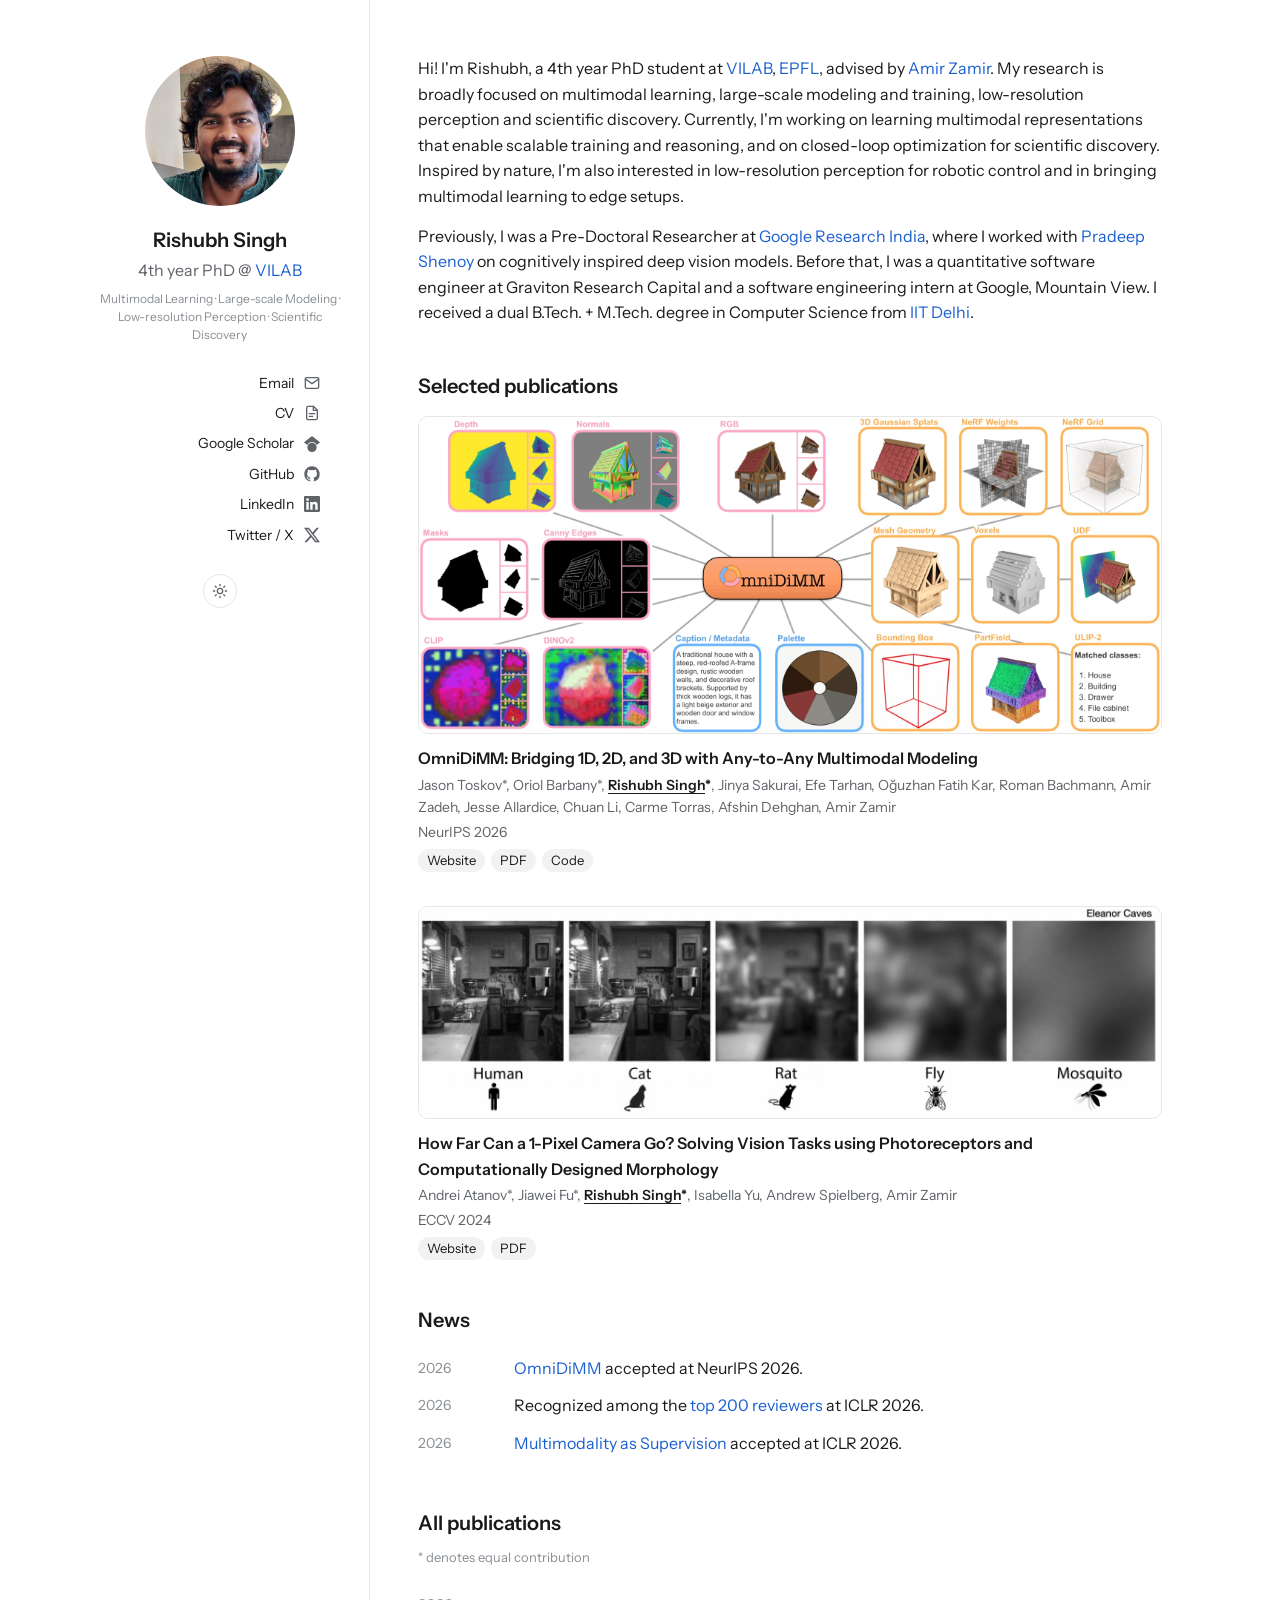
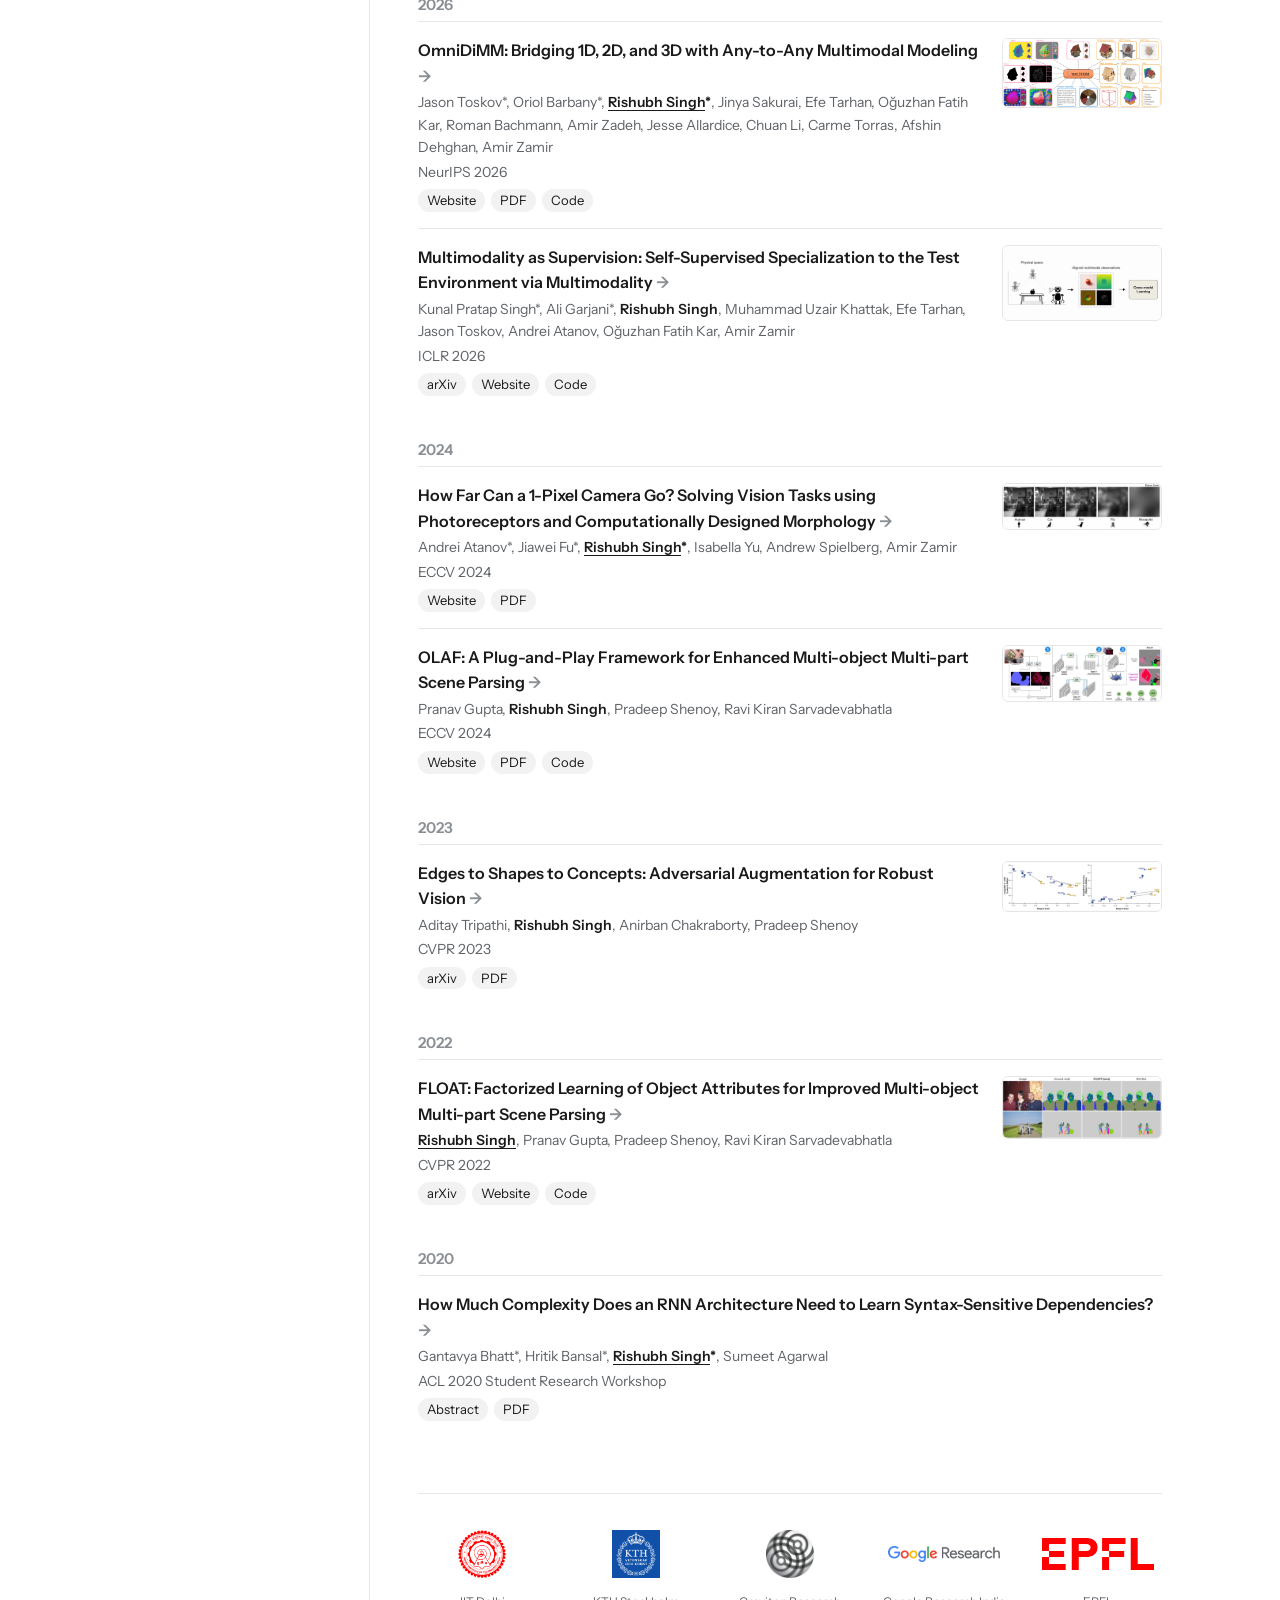
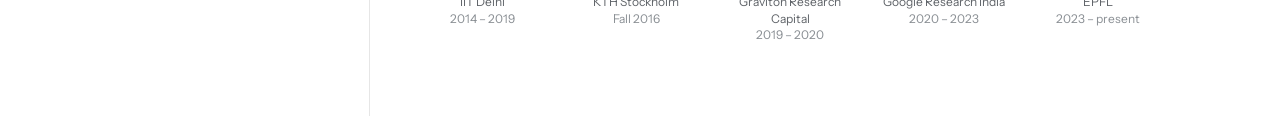
<file: index.html>
<!doctype html>
<html lang="en">
<head>
  <meta charset="utf-8">
  <meta name="viewport" content="width=device-width, initial-scale=1">
  <meta name="description" content="Rishubh Singh, PhD student at VILAB, EPFL. Multimodal learning, large-scale modeling, low-resolution perception and scientific discovery.">
  <meta name="author" content="Rishubh Singh">
  <title>Rishubh Singh</title>

  <link rel="apple-touch-icon" sizes="180x180" href="images/favicon_io/apple-touch-icon.png">
  <link rel="icon" type="image/png" sizes="32x32" href="images/favicon_io/favicon-32x32.png">
  <link rel="icon" type="image/png" sizes="16x16" href="images/favicon_io/favicon-16x16.png">

  <!-- Apply saved theme before paint (otherwise follows the OS setting) -->
  <script>
    try { var t = localStorage.getItem("theme"); if (t === "light" || t === "dark") document.documentElement.setAttribute("data-theme", t); } catch (e) {}
  </script>

  <link rel="preconnect" href="https://fonts.googleapis.com">
  <link rel="preconnect" href="https://fonts.gstatic.com" crossorigin>
  <link href="https://fonts.googleapis.com/css2?family=Instrument+Sans:wght@400;500;600&display=swap" rel="stylesheet">
  <link rel="stylesheet" href="assets/site.css">
</head>
<body>
<div class="layout">

  <!-- ================= Sidebar ================= -->
  <aside class="sidebar">
    <div class="sidebar-inner">
      <img src="images/profile.jpg" alt="Rishubh Singh" class="profile-photo">
      <h2 class="profile-name">Rishubh Singh</h2>
      <p class="profile-role">4th year PhD @ <a href="https://vilab.epfl.ch/" target="_blank" rel="noopener">VILAB</a></p>
      <p class="profile-tags">Multimodal Learning · Large-scale Modeling · Low-resolution Perception · Scientific Discovery</p>

      <nav class="sidebar-links">
        <a class="sidebar-link" href="mailto:rishubh.singh@epfl.ch">Email
          <svg viewBox="0 0 24 24" fill="none" stroke="currentColor" stroke-width="2" stroke-linecap="round" stroke-linejoin="round"><path d="M4 4h16c1.1 0 2 .9 2 2v12c0 1.1-.9 2-2 2H4c-1.1 0-2-.9-2-2V6c0-1.1.9-2 2-2z"/><polyline points="22,6 12,13 2,6"/></svg>
        </a>
        <a class="sidebar-link" href="assets/Rishubh_Singh_CV.pdf" target="_blank" rel="noopener">CV
          <svg viewBox="0 0 24 24" fill="none" stroke="currentColor" stroke-width="2" stroke-linecap="round" stroke-linejoin="round"><path d="M14 2H6a2 2 0 0 0-2 2v16a2 2 0 0 0 2 2h12a2 2 0 0 0 2-2V8z"/><polyline points="14 2 14 8 20 8"/><line x1="8" y1="13" x2="16" y2="13"/><line x1="8" y1="17" x2="13" y2="17"/></svg>
        </a>
        <a class="sidebar-link" href="https://scholar.google.com/citations?user=HXdEK8gAAAAJ&amp;hl=en" target="_blank" rel="noopener">Google Scholar
          <svg viewBox="0 0 24 24" fill="currentColor"><path d="M12 24a7 7 0 1 1 0-14 7 7 0 0 1 0 14zm0-24L0 9.5l4.838 3.94A8 8 0 0 1 12 9a8 8 0 0 1 7.162 4.44L24 9.5z"/></svg>
        </a>
        <a class="sidebar-link" href="https://github.com/rishubhsingh" target="_blank" rel="noopener">GitHub
          <svg viewBox="0 0 24 24" fill="currentColor"><path d="M12 .5C5.65.5.5 5.65.5 12a11.5 11.5 0 0 0 7.86 10.92c.58.1.79-.25.79-.56v-2c-3.2.7-3.87-1.37-3.87-1.37-.53-1.33-1.28-1.69-1.28-1.69-1.05-.72.08-.7.08-.7 1.16.08 1.77 1.19 1.77 1.19 1.03 1.77 2.7 1.26 3.36.96.1-.75.4-1.26.73-1.55-2.55-.29-5.24-1.28-5.24-5.68 0-1.26.45-2.28 1.19-3.09-.12-.29-.52-1.46.11-3.05 0 0 .97-.31 3.17 1.18a11 11 0 0 1 5.77 0c2.2-1.49 3.17-1.18 3.17-1.18.63 1.59.23 2.76.11 3.05.74.81 1.19 1.83 1.19 3.09 0 4.41-2.69 5.38-5.26 5.67.41.36.78 1.06.78 2.14v3.17c0 .31.21.67.8.56A11.5 11.5 0 0 0 23.5 12C23.5 5.65 18.35.5 12 .5z"/></svg>
        </a>
        <a class="sidebar-link" href="https://www.linkedin.com/in/rishubh-singh-a95696aa/" target="_blank" rel="noopener">LinkedIn
          <svg viewBox="0 0 24 24" fill="currentColor"><path d="M20.45 20.45h-3.56v-5.57c0-1.33-.02-3.04-1.85-3.04-1.86 0-2.14 1.45-2.14 2.94v5.67H9.35V9h3.41v1.56h.05c.48-.9 1.64-1.85 3.37-1.85 3.6 0 4.27 2.37 4.27 5.46v6.28zM5.34 7.43a2.06 2.06 0 1 1 0-4.13 2.06 2.06 0 0 1 0 4.13zM7.12 20.45H3.56V9h3.56v11.45zM22.22 0H1.77C.79 0 0 .77 0 1.73v20.54C0 23.23.79 24 1.77 24h20.45c.98 0 1.78-.77 1.78-1.73V1.73C24 .77 23.2 0 22.22 0z"/></svg>
        </a>
        <a class="sidebar-link" href="https://twitter.com/rishubhsingh135" target="_blank" rel="noopener">Twitter / X
          <svg viewBox="0 0 24 24" fill="currentColor"><path d="M18.9 1.15h3.68l-8.04 9.19L24 22.85h-7.4l-5.8-7.58-6.63 7.58H.48l8.6-9.83L0 1.15h7.59l5.24 6.93 6.07-6.93zm-1.29 19.5h2.04L6.48 3.24H4.3l13.31 17.41z"/></svg>
        </a>
      </nav>

      <button class="theme-toggle" id="theme-toggle" type="button" aria-label="Toggle light/dark theme">
        <svg viewBox="0 0 24 24" fill="none" stroke="currentColor" stroke-width="2" stroke-linecap="round" stroke-linejoin="round"><circle cx="12" cy="12" r="4"/><path d="M12 2v2M12 20v2M4.93 4.93l1.41 1.41M17.66 17.66l1.41 1.41M2 12h2M20 12h2M4.93 19.07l1.41-1.41M17.66 6.34l1.41-1.41"/></svg>
      </button>
    </div>
  </aside>

  <!-- ================= Main ================= -->
  <main class="main">
    <div class="content">

      <!-- ---------- Bio ---------- -->
      <section class="bio">
        <p>
          Hi! I'm Rishubh, a 4th year PhD student at <a href="https://vilab.epfl.ch/" target="_blank" rel="noopener">VILAB</a>,
          <a href="https://www.epfl.ch/en/" target="_blank" rel="noopener">EPFL</a>, advised by
          <a href="https://amirzamir.com/" target="_blank" rel="noopener">Amir Zamir</a>.
          My research is broadly focused on multimodal learning, large-scale modeling and training, low-resolution perception
          and scientific discovery. Currently, I'm working on learning multimodal representations that enable scalable training
          and reasoning, and on closed-loop optimization for scientific discovery. Inspired by nature, I'm also interested in
          low-resolution perception for robotic control and in bringing multimodal learning to edge setups.
        </p>
        <p>
          Previously, I was a Pre-Doctoral Researcher at
          <a href="https://research.google/teams/india-research-lab/" target="_blank" rel="noopener">Google Research India</a>,
          where I worked with <a href="https://sites.google.com/site/pshenoyuw/" target="_blank" rel="noopener">Pradeep Shenoy</a>
          on cognitively inspired deep vision models. Before that, I was a quantitative software engineer at Graviton Research Capital
          and a software engineering intern at Google, Mountain View. I received a dual B.Tech. + M.Tech. degree in Computer Science
          from <a href="https://home.iitd.ac.in/" target="_blank" rel="noopener">IIT Delhi</a>.
        </p>
      </section>

      <!-- ---------- Selected publications (Zamir-style teasers) ---------- -->
      <h2 class="section">Selected publications</h2>

      <article class="feature">
        <a class="feature-media" href="https://omnidimm.epfl.ch/" target="_blank" rel="noopener">
          <img src="images/papers/omnidimm_pull.jpg" alt="OmniDiMM: one model connecting 2D, 3D and 1D modalities such as depth, normals, RGB, Gaussian splats, NeRFs, meshes, voxels, captions and CLIP features">
        </a>
        <div class="pub-body">
          <a class="feature-title" href="https://omnidimm.epfl.ch/" target="_blank" rel="noopener">OmniDiMM: Bridging 1D, 2D, and 3D with Any-to-Any Multimodal Modeling</a>
          <div class="pub-authors">Jason Toskov*, Oriol Barbany*, <span class="me"><span class="first">Rishubh Singh</span>*</span>, Jinya Sakurai, Efe Tarhan, Oğuzhan Fatih Kar, Roman Bachmann, Amir Zadeh, Jesse Allardice, Chuan Li, Carme Torras, Afshin Dehghan, Amir Zamir</div>
          <div class="pub-venue">NeurIPS 2026</div>
          <div class="pub-links">
            <a href="https://omnidimm.epfl.ch/" target="_blank" rel="noopener">Website</a>
            <a href="https://storage.googleapis.com/omnidimm-website/assets/OmniDiMM_ArXiv_Release.pdf" target="_blank" rel="noopener">PDF</a>
            <a href="https://github.com/EPFL-VILAB/omnidimm" target="_blank" rel="noopener">Code</a>
          </div>
        </div>
      </article>

      <article class="feature">
        <a class="feature-media" href="https://visual-morphology.epfl.ch/" target="_blank" rel="noopener">
          <img src="images/papers/morphology_teaser.jpg" alt="The same kitchen scene as seen by a human, cat, rat, fly and mosquito, at decreasing visual resolution">
        </a>
        <div class="pub-body">
          <a class="feature-title" href="https://visual-morphology.epfl.ch/" target="_blank" rel="noopener">How Far Can a 1-Pixel Camera Go? Solving Vision Tasks using Photoreceptors and Computationally Designed Morphology</a>
          <div class="pub-authors">Andrei Atanov*, Jiawei Fu*, <span class="me"><span class="first">Rishubh Singh</span>*</span>, Isabella Yu, Andrew Spielberg, Amir Zamir</div>
          <div class="pub-venue">ECCV 2024</div>
          <div class="pub-links">
            <a href="https://visual-morphology.epfl.ch/" target="_blank" rel="noopener">Website</a>
            <a href="https://visual-morphology.epfl.ch/static/files/visual_morphology.pdf" target="_blank" rel="noopener">PDF</a>
          </div>
        </div>
      </article>

      <!-- ---------- News ---------- -->
      <!-- Add new items at the top. TODO: confirm the months below. -->
      <h2 class="section">News</h2>
      <ul class="news">
        <li><span class="news-date">2026</span><span><a href="https://omnidimm.epfl.ch/" target="_blank" rel="noopener">OmniDiMM</a> accepted at NeurIPS 2026.</span></li>
        <li><span class="news-date">2026</span><span>Recognized among the <a href="https://iclr.cc/Conferences/2026/ProgramCommittee" target="_blank" rel="noopener">top 200 reviewers</a> at ICLR 2026.</span></li>
        <li><span class="news-date">2026</span><span><a href="https://tst-vision.epfl.ch/" target="_blank" rel="noopener">Multimodality as Supervision</a> accepted at ICLR 2026.</span></li>
      </ul>

      <!-- ---------- All publications (Roman-style rows with thumbnails) ---------- -->
      <h2 class="section">All publications</h2>
      <p class="note">* denotes equal contribution</p>

      <h3 class="year">2026</h3>
      <div class="pub">
        <div class="pub-body">
          <a class="pub-title" href="https://omnidimm.epfl.ch/" target="_blank" rel="noopener">OmniDiMM: Bridging 1D, 2D, and 3D with Any-to-Any Multimodal Modeling <span class="arrow">→</span></a>
          <div class="pub-authors">Jason Toskov*, Oriol Barbany*, <span class="me"><span class="first">Rishubh Singh</span>*</span>, Jinya Sakurai, Efe Tarhan, Oğuzhan Fatih Kar, Roman Bachmann, Amir Zadeh, Jesse Allardice, Chuan Li, Carme Torras, Afshin Dehghan, Amir Zamir</div>
          <div class="pub-venue">NeurIPS 2026</div>
          <div class="pub-links">
            <a href="https://omnidimm.epfl.ch/" target="_blank" rel="noopener">Website</a>
            <a href="https://storage.googleapis.com/omnidimm-website/assets/OmniDiMM_ArXiv_Release.pdf" target="_blank" rel="noopener">PDF</a>
            <a href="https://github.com/EPFL-VILAB/omnidimm" target="_blank" rel="noopener">Code</a>
          </div>
        </div>
        <a class="pub-thumb" href="https://omnidimm.epfl.ch/" target="_blank" rel="noopener"><img src="images/papers/omnidimm_pull.jpg" alt="" loading="lazy"></a>
      </div>

      <div class="pub">
        <div class="pub-body">
          <a class="pub-title" href="https://tst-vision.epfl.ch/" target="_blank" rel="noopener">Multimodality as Supervision: Self-Supervised Specialization to the Test Environment via Multimodality <span class="arrow">→</span></a>
          <div class="pub-authors">Kunal Pratap Singh*, Ali Garjani*, <span class="me">Rishubh Singh</span>, Muhammad Uzair Khattak, Efe Tarhan, Jason Toskov, Andrei Atanov, Oğuzhan Fatih Kar, Amir Zamir</div>
          <div class="pub-venue">ICLR 2026</div>
          <div class="pub-links">
            <a href="https://arxiv.org/abs/2607.14721" target="_blank" rel="noopener">arXiv</a>
            <a href="https://tst-vision.epfl.ch/" target="_blank" rel="noopener">Website</a>
            <a href="https://github.com/EPFL-VILAB/tst-mm-vision" target="_blank" rel="noopener">Code</a>
          </div>
        </div>
        <a class="pub-thumb" href="https://tst-vision.epfl.ch/" target="_blank" rel="noopener"><img src="images/papers/tst_thumb.png" alt="" loading="lazy"></a>
      </div>

      <h3 class="year">2024</h3>
      <div class="pub">
        <div class="pub-body">
          <a class="pub-title" href="https://visual-morphology.epfl.ch/" target="_blank" rel="noopener">How Far Can a 1-Pixel Camera Go? Solving Vision Tasks using Photoreceptors and Computationally Designed Morphology <span class="arrow">→</span></a>
          <div class="pub-authors">Andrei Atanov*, Jiawei Fu*, <span class="me"><span class="first">Rishubh Singh</span>*</span>, Isabella Yu, Andrew Spielberg, Amir Zamir</div>
          <div class="pub-venue">ECCV 2024</div>
          <div class="pub-links">
            <a href="https://visual-morphology.epfl.ch/" target="_blank" rel="noopener">Website</a>
            <a href="https://visual-morphology.epfl.ch/static/files/visual_morphology.pdf" target="_blank" rel="noopener">PDF</a>
          </div>
        </div>
        <a class="pub-thumb" href="https://visual-morphology.epfl.ch/" target="_blank" rel="noopener"><img src="images/papers/morphology_teaser.jpg" alt="" loading="lazy"></a>
      </div>

      <div class="pub">
        <div class="pub-body">
          <a class="pub-title" href="https://olafseg.github.io/" target="_blank" rel="noopener">OLAF: A Plug-and-Play Framework for Enhanced Multi-object Multi-part Scene Parsing <span class="arrow">→</span></a>
          <div class="pub-authors">Pranav Gupta, <span class="me">Rishubh Singh</span>, Pradeep Shenoy, Ravi Kiran Sarvadevabhatla</div>
          <div class="pub-venue">ECCV 2024</div>
          <div class="pub-links">
            <a href="https://olafseg.github.io/" target="_blank" rel="noopener">Website</a>
            <a href="https://www.ecva.net/papers/eccv_2024/papers_ECCV/papers/04338.pdf" target="_blank" rel="noopener">PDF</a>
            <a href="https://github.com/olafseg/OLAFSeg" target="_blank" rel="noopener">Code</a>
          </div>
        </div>
        <a class="pub-thumb" href="https://olafseg.github.io/" target="_blank" rel="noopener"><img src="images/papers/olaf_thumb.jpg" alt="" loading="lazy"></a>
      </div>

      <h3 class="year">2023</h3>
      <div class="pub">
        <div class="pub-body">
          <a class="pub-title" href="https://arxiv.org/abs/2211.07277" target="_blank" rel="noopener">Edges to Shapes to Concepts: Adversarial Augmentation for Robust Vision <span class="arrow">→</span></a>
          <div class="pub-authors">Aditay Tripathi, <span class="me">Rishubh Singh</span>, Anirban Chakraborty, Pradeep Shenoy</div>
          <div class="pub-venue">CVPR 2023</div>
          <div class="pub-links">
            <a href="https://arxiv.org/abs/2211.07277" target="_blank" rel="noopener">arXiv</a>
            <a href="https://openaccess.thecvf.com/content/CVPR2023/papers/Tripathi_Edges_to_Shapes_to_Concepts_Adversarial_Augmentation_for_Robust_Vision_CVPR_2023_paper.pdf" target="_blank" rel="noopener">PDF</a>
          </div>
        </div>
        <a class="pub-thumb" href="https://arxiv.org/abs/2211.07277" target="_blank" rel="noopener"><img src="images/papers/edges_thumb.png" alt="" loading="lazy"></a>
      </div>

      <h3 class="year">2022</h3>
      <div class="pub">
        <div class="pub-body">
          <a class="pub-title" href="https://floatseg.github.io/" target="_blank" rel="noopener">FLOAT: Factorized Learning of Object Attributes for Improved Multi-object Multi-part Scene Parsing <span class="arrow">→</span></a>
          <div class="pub-authors"><span class="me"><span class="first">Rishubh Singh</span></span>, Pranav Gupta, Pradeep Shenoy, Ravi Kiran Sarvadevabhatla</div>
          <div class="pub-venue">CVPR 2022</div>
          <div class="pub-links">
            <a href="https://arxiv.org/abs/2203.16168" target="_blank" rel="noopener">arXiv</a>
            <a href="https://floatseg.github.io/" target="_blank" rel="noopener">Website</a>
            <a href="https://github.com/google-research/google-research/tree/master/floatseg" target="_blank" rel="noopener">Code</a>
          </div>
        </div>
        <a class="pub-thumb" href="https://floatseg.github.io/" target="_blank" rel="noopener"><img src="images/papers/float_thumb.jpg" alt="" loading="lazy"></a>
      </div>

      <h3 class="year">2020</h3>
      <div class="pub">
        <div class="pub-body">
          <a class="pub-title" href="https://aclanthology.org/2020.acl-srw.33/" target="_blank" rel="noopener">How Much Complexity Does an RNN Architecture Need to Learn Syntax-Sensitive Dependencies? <span class="arrow">→</span></a>
          <div class="pub-authors">Gantavya Bhatt*, Hritik Bansal*, <span class="me"><span class="first">Rishubh Singh</span>*</span>, Sumeet Agarwal</div>
          <div class="pub-venue">ACL 2020 Student Research Workshop</div>
          <div class="pub-links">
            <a href="https://aclanthology.org/2020.acl-srw.33/" target="_blank" rel="noopener">Abstract</a>
            <a href="https://aclanthology.org/2020.acl-srw.33.pdf" target="_blank" rel="noopener">PDF</a>
          </div>
        </div>
      </div>

      <!-- ---------- Institution logos ---------- -->
      <div class="logos">
        <div class="logo-item"><div class="logo-tile"><img src="images/iitd_logo.png" alt="IIT Delhi logo"></div>IIT Delhi<br><span class="years">2014 – 2019</span></div>
        <div class="logo-item"><div class="logo-tile"><img src="images/kth_logo.png" alt="KTH logo"></div>KTH Stockholm<br><span class="years">Fall 2016</span></div>
        <div class="logo-item"><div class="logo-tile"><img src="images/graviton_logo.png" alt="Graviton logo"></div>Graviton Research Capital<br><span class="years">2019 – 2020</span></div>
        <div class="logo-item"><div class="logo-tile"><img src="images/googleresearch.png" alt="Google Research logo"></div>Google Research India<br><span class="years">2020 – 2023</span></div>
        <div class="logo-item"><div class="logo-tile"><img src="images/epfl_logo.png" alt="EPFL logo"></div>EPFL<br><span class="years">2023 – present</span></div>
      </div>

    </div>
  </main>
</div>

<script>
  (function () {
    var root = document.documentElement;
    document.getElementById("theme-toggle").addEventListener("click", function () {
      var current = root.getAttribute("data-theme") ||
        (window.matchMedia("(prefers-color-scheme: dark)").matches ? "dark" : "light");
      var next = current === "dark" ? "light" : "dark";
      root.setAttribute("data-theme", next);
      try { localStorage.setItem("theme", next); } catch (e) {}
    });
  })();
</script>
</body>
</html>
</file>
<file: assets/site.css>
/* ---------- Theme tokens ---------- */
:root {
  --bg: #ffffff;
  --bg-side: #fafafa;
  --text: #1a1a1a;
  --muted: #5f6368;
  --faint: #8a8f94;
  --border: #e6e6e6;
  --link: #1a5fd0;
  --accent: #c2410c;
  --chip-bg: #f2f2f2;
  --logo-tile: #ffffff;
}
@media (prefers-color-scheme: dark) {
  :root:not([data-theme="light"]) {
    --bg: #121212;
    --bg-side: #161616;
    --text: #e0e0e0;
    --muted: #a3a3a3;
    --faint: #7a7a7a;
    --border: #2a2a2a;
    --link: #7fb0ff;
    --accent: #fb923c;
    --chip-bg: #1f1f1f;
    --logo-tile: #f4f4f4;
  }
}
:root[data-theme="dark"] {
  --bg: #121212;
  --bg-side: #161616;
  --text: #e0e0e0;
  --muted: #a3a3a3;
  --faint: #7a7a7a;
  --border: #2a2a2a;
  --link: #7fb0ff;
  --accent: #fb923c;
  --chip-bg: #1f1f1f;
  --logo-tile: #f4f4f4;
}

/* ---------- Base ---------- */
* { box-sizing: border-box; }
html { -webkit-text-size-adjust: 100%; }
body {
  margin: 0;
  background: var(--bg);
  color: var(--text);
  font-family: "Instrument Sans", -apple-system, system-ui, "Segoe UI", sans-serif;
  font-size: 16px;
  line-height: 1.6;
}
a { color: var(--link); text-decoration: none; }
a:hover { text-decoration: underline; }
img { max-width: 100%; display: block; }

.layout { display: flex; min-height: 100vh; max-width: 1140px; margin: 0 auto; }

/* ---------- Sidebar ---------- */
.sidebar {
  width: 300px;
  flex-shrink: 0;
  border-right: 1px solid var(--border);
}
.sidebar-inner {
  position: sticky;
  top: 0;
  height: 100vh;
  display: flex;
  flex-direction: column;
  align-items: center;
  justify-content: flex-start;
  padding: 56px 28px 40px;
  text-align: center;
}
.profile-photo {
  width: 150px;
  height: 150px;
  border-radius: 50%;
  object-fit: cover;
  margin: 0 auto 18px;
}
.profile-name { font-size: 20px; font-weight: 600; margin: 0; }
.profile-role { margin: 2px 0 6px; color: var(--muted); }
.profile-tags { margin: 0; font-size: 12px; color: var(--faint); line-height: 1.5; }

.sidebar-links {
  margin-top: 28px;
  display: flex;
  flex-direction: column;
  align-items: flex-end;
  gap: 8px;
  width: 100%;
  max-width: 200px;
  font-size: 14px;
}
.sidebar-link {
  display: inline-flex;
  align-items: center;
  gap: 10px;
  color: var(--text);
}
.sidebar-link svg { width: 16px; height: 16px; color: var(--muted); }

.theme-toggle {
  margin-top: 28px;
  width: 34px;
  height: 34px;
  border-radius: 50%;
  border: 1px solid var(--border);
  background: transparent;
  color: var(--muted);
  cursor: pointer;
  display: inline-flex;
  align-items: center;
  justify-content: center;
}
.theme-toggle:hover { color: var(--text); }
.theme-toggle svg { width: 16px; height: 16px; }

/* ---------- Main ---------- */
.main { flex: 1; min-width: 0; padding: 56px 48px 72px; }
.content { max-width: 760px; }
.bio p { margin: 0 0 14px; }

h2.section {
  font-size: 20px;
  font-weight: 600;
  margin: 44px 0 14px;
}
h3.year {
  font-size: 15px;
  font-weight: 600;
  color: var(--faint);
  margin: 26px 0 4px;
}

/* ---------- Selected (Zamir-style teaser) ---------- */
.feature { margin: 0 0 34px; }
.feature-media {
  display: block;
  border-radius: 10px;
  overflow: hidden;
  background: #ffffff;
  border: 1px solid var(--border);
}
.feature-media img { width: 100%; height: auto; }
.feature-title {
  display: block;
  margin-top: 12px;
  font-weight: 600;
  color: var(--text);
}

/* ---------- Publication rows (Roman-style) ---------- */
.pub {
  display: flex;
  gap: 20px;
  padding: 16px 0;
  border-top: 1px solid var(--border);
}
.pub:last-child { border-bottom: 1px solid var(--border); }
.feature .pub-body { margin-top: 2px; }
.pub-body { flex: 1; min-width: 0; }
.pub-title { font-weight: 600; color: var(--text); }
.pub-title .arrow { color: var(--faint); }
a.pub-title:hover { text-decoration: none; color: var(--link); }
.pub-authors { font-size: 14px; color: var(--muted); margin-top: 2px; }
.pub-authors .me { color: var(--text); font-weight: 600; }
.pub-authors .first { text-decoration: underline; text-underline-offset: 3px; text-decoration-thickness: 1px; }
.pub-venue { font-size: 14px; color: var(--muted); margin-top: 2px; }
.pub-links { margin-top: 6px; display: flex; flex-wrap: wrap; gap: 6px; }
.pub-links a {
  font-size: 13px;
  padding: 1px 9px;
  border-radius: 999px;
  background: var(--chip-bg);
  color: var(--text);
}
.pub-links a:hover { text-decoration: none; color: var(--link); }
.pub-thumb {
  width: 160px;
  flex-shrink: 0;
  align-self: flex-start;
  border-radius: 6px;
  overflow: hidden;
  background: #ffffff;
  border: 1px solid var(--border);
}
.pub-thumb img { width: 100%; height: auto; }
.note { font-size: 13px; color: var(--faint); margin: -6px 0 6px; }

/* ---------- News ---------- */
.news { list-style: none; padding: 0; margin: 0; }
.news li { display: flex; gap: 16px; padding: 6px 0; }
.news-date { width: 80px; flex-shrink: 0; color: var(--faint); font-size: 14px; padding-top: 1px; }

/* ---------- Logo strip ---------- */
.logos {
  display: flex;
  flex-wrap: wrap;
  justify-content: space-between;
  gap: 20px;
  margin-top: 56px;
  padding-top: 28px;
  border-top: 1px solid var(--border);
}
.logo-item { width: 128px; text-align: center; font-size: 12px; color: var(--muted); line-height: 1.4; }
.logo-tile {
  height: 64px;
  border-radius: 8px;
  background: var(--logo-tile);
  display: flex;
  align-items: center;
  justify-content: center;
  padding: 8px;
  margin-bottom: 8px;
}
.logo-tile img { max-height: 48px; width: auto; }
.logo-item .years { color: var(--faint); }

/* ---------- Responsive ---------- */
@media (max-width: 900px) {
  .layout { flex-direction: column; }
  .sidebar { width: 100%; border-right: 0; border-bottom: 1px solid var(--border); background: var(--bg-side); }
  .sidebar-inner { position: static; height: auto; padding: 32px 16px 24px; }
  .sidebar-links { flex-direction: row; flex-wrap: wrap; justify-content: center; align-items: center; max-width: none; gap: 8px 18px; }
  .theme-toggle { margin-top: 18px; }
  .main { padding: 32px 16px 56px; }
}
@media (max-width: 560px) {
  .pub { flex-direction: column-reverse; gap: 10px; }
  .pub-thumb { width: 100%; max-width: 320px; }
  .logo-item { width: calc(50% - 10px); }
}
</file>
